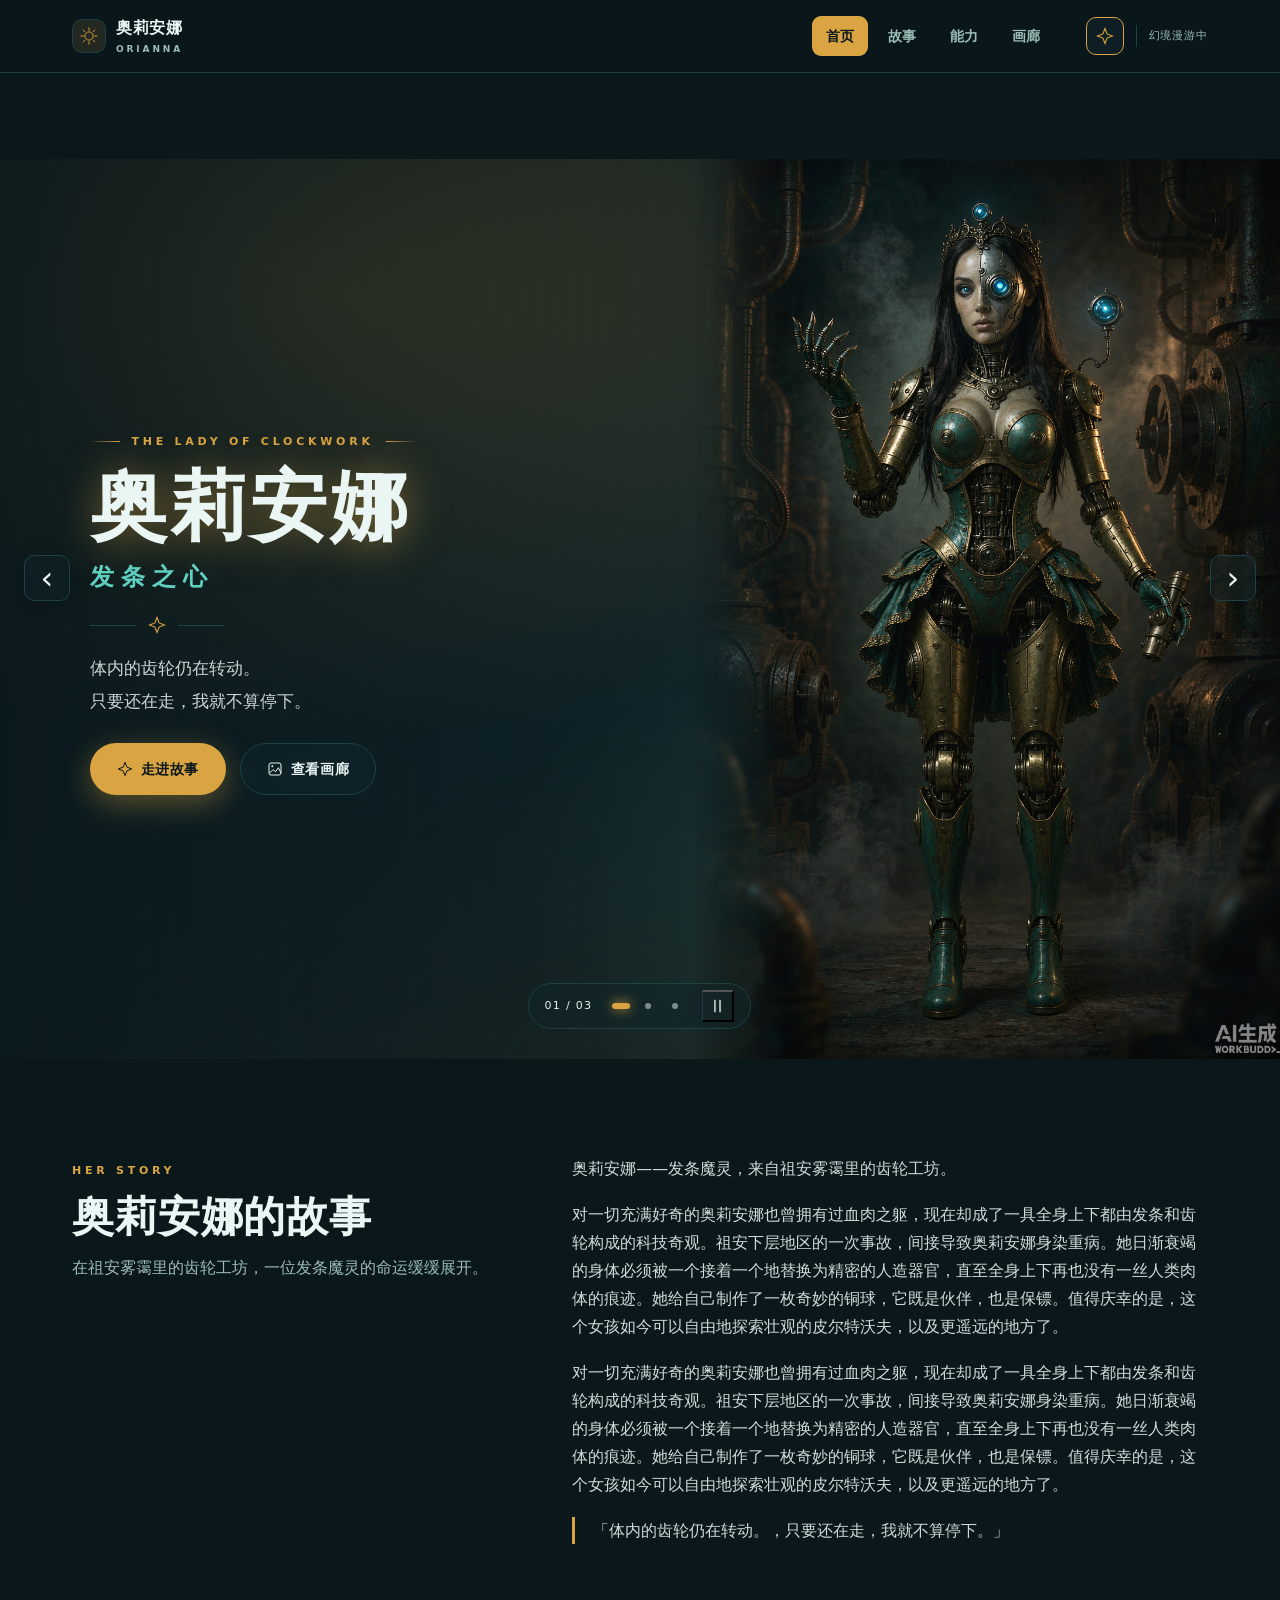
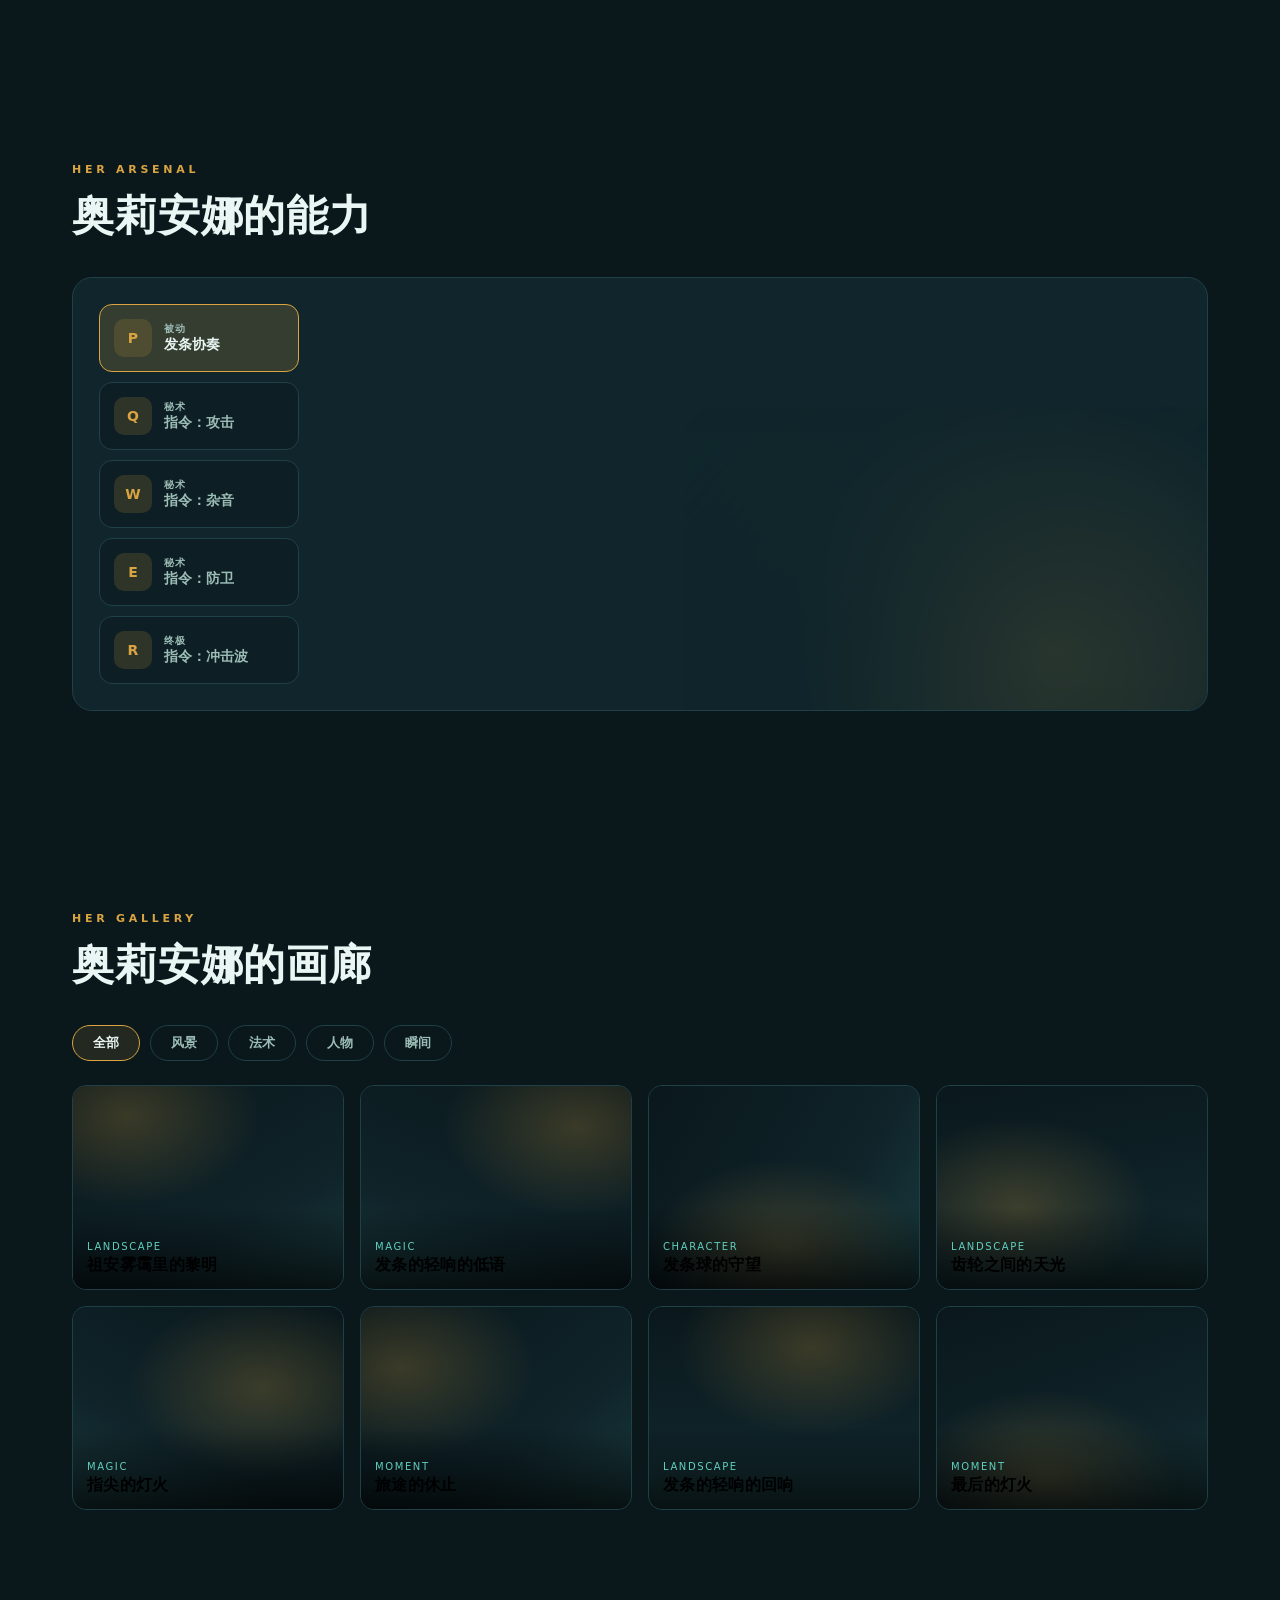
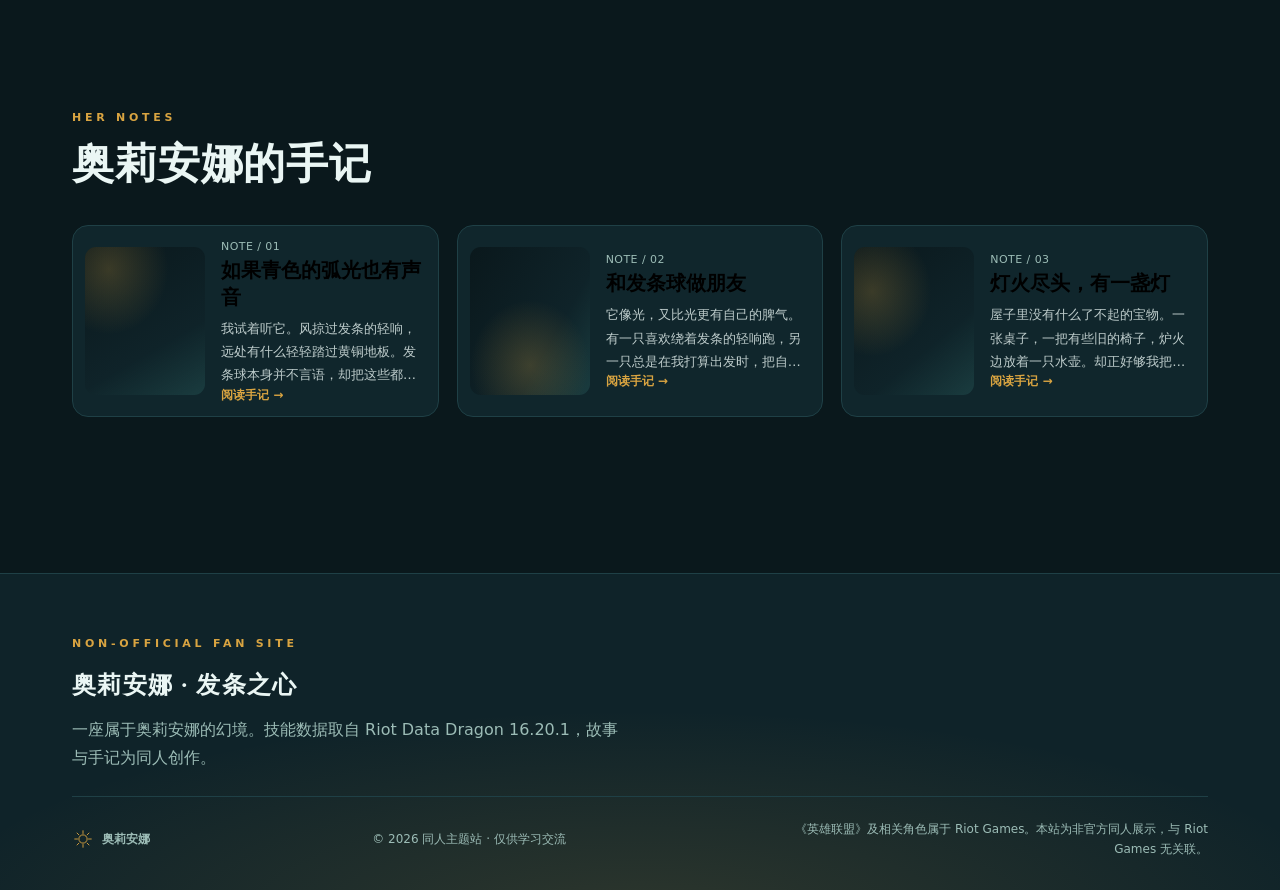
<file: index.html>
<!doctype html>
<html lang="zh-CN">
<head>
  <meta charset="utf-8">
  <meta name="viewport" content="width=device-width, initial-scale=1">
  <meta name="theme-color" content="#0a181c">
  <meta name="description" content="奥莉安娜（发条魔灵）非官方同人主题站——在祖安雾霭里的齿轮工坊的幻境里，重温她的技能、故事与瞬间。">
  <title>奥莉安娜 · 发条之心</title>
  <link rel="icon" type="image/svg+xml" href="assets/favicon.svg">
  <link rel="stylesheet" href="styles.css">
  <script src="script.js" defer></script>
</head>
<body>
  <a class="skip-link" href="#main">跳到主要内容</a>
  <svg class="icon-library" aria-hidden="true" xmlns="http://www.w3.org/2000/svg">
    <symbol id="icon-sigil" viewBox="0 0 48 48"><circle cx="24" cy="24" r="9" fill="none" stroke="currentColor" stroke-width="2"/><g stroke="currentColor" stroke-width="2" stroke-linecap="round"><line x1="24" y1="6" x2="24" y2="12"/><line x1="24" y1="36" x2="24" y2="42"/><line x1="6" y1="24" x2="12" y2="24"/><line x1="36" y1="24" x2="42" y2="24"/><line x1="11" y1="11" x2="15" y2="15"/><line x1="33" y1="33" x2="37" y2="37"/><line x1="37" y1="11" x2="33" y2="15"/><line x1="15" y1="33" x2="11" y2="37"/></g></symbol>
    <symbol id="icon-star" viewBox="0 0 24 24"><path d="m12 2 2.8 7.2L22 12l-7.2 2.8L12 22l-2.8-7.2L2 12l7.2-2.8L12 2Z" fill="none" stroke="currentColor" stroke-width="1.5"/></symbol>
    <symbol id="icon-moon" viewBox="0 0 24 24"><path d="M20.8 14A9 9 0 0 1 10 3.2 9 9 0 1 0 20.8 14Z" fill="none" stroke="currentColor" stroke-width="1.5"/></symbol>
    <symbol id="icon-image" viewBox="0 0 24 24"><rect x="3" y="3" width="18" height="18" rx="3" fill="none" stroke="currentColor" stroke-width="1.5"/><circle cx="8" cy="8" r="1.5" fill="currentColor"/><path d="m4 18 5-5 4 3 4-6 4 8" fill="none" stroke="currentColor" stroke-width="1.5"/></symbol>
    <symbol id="icon-book" viewBox="0 0 24 24"><path d="M12 6C9 3 5 3 2 4v15c4-1 7 0 10 2 3-2 6-3 10-2V4c-3-1-7-1-10 2Zm0 0v15" fill="none" stroke="currentColor" stroke-width="1.5"/></symbol>
  </svg>

  <header class="site-header">
    <nav class="navigation" aria-label="主导航">
      <a class="brand" href="#home" aria-label="奥莉安娜首页"><span class="brand-mark"><svg><use href="#icon-sigil"/></svg></span><span>奥莉安娜<small>ORIANNA</small></span></a>
      <div class="nav-links" id="nav-menu">
        <a href="#home" class="active">首页</a><a href="#story-detail">故事</a><a href="#ability-detail">能力</a><a href="#gallery">画廊</a>
      </div>
      <div class="nav-tools"><button class="icon-button atmosphere-button" type="button" aria-label="关闭粒子效果" aria-pressed="true" title="粒子效果"><svg><use href="#icon-star"/></svg></button><span class="nav-divider"></span><span class="nav-note">幻境漫游中</span><button class="menu-toggle icon-button" type="button" aria-controls="nav-menu" aria-expanded="false" aria-label="打开导航菜单"><span></span><span></span></button></div>
    </nav>
  </header>

  <main id="main">
    <section id="home" class="hero" aria-labelledby="hero-title" aria-roledescription="轮播图">
      <div class="hero-slides"><div class="hero-track" id="hero-track">
        <div class="hero-image" data-label="主视觉" role="img" aria-label="主视觉：奥莉安娜的主题幻境" aria-hidden="true" style="background:radial-gradient(120% 90% at 25% 15%, #d9a44140 0%, transparent 55%), radial-gradient(90% 80% at 85% 80%, #5fd0c02e 0%, transparent 50%), linear-gradient(155deg, #0a181c 0%, #0f2329 55%, #d9a4411f 100%)"></div>
<div class="hero-image" data-label="幻境" role="img" aria-label="幻境：奥莉安娜的主题幻境" aria-hidden="true" style="background:radial-gradient(100% 100% at 80% 20%, #5fd0c033 0%, transparent 55%), linear-gradient(200deg, #0f2329 0%, #0a181c 60%, #d9a44122 100%)"></div>
<div class="hero-image" data-label="余光" role="img" aria-label="余光：奥莉安娜的主题幻境" aria-hidden="true" style="background:radial-gradient(110% 90% at 50% 90%, #d9a44133 0%, transparent 55%), linear-gradient(120deg, #0a181c 0%, #0f2329 70%, #5fd0c01f 100%)"></div>
      </div></div>
      <div class="hero-shade"></div><div class="particles" aria-hidden="true"></div>
      <div class="hero-portrait"><img src="assets/hero.png" alt="奥莉安娜（发条魔灵）角色形象插画" width="1024" height="1536" fetchpriority="high"></div>
      <button class="hero-arrow hero-previous icon-button" type="button" aria-label="上一张主视觉" aria-controls="hero-track" hidden>‹</button>
      <button class="hero-arrow hero-next icon-button" type="button" aria-label="下一张主视觉" aria-controls="hero-track" hidden>›</button>
      <div class="hero-content">
        <p class="eyebrow"><span></span> THE LADY OF CLOCKWORK <span></span></p>
        <h1 id="hero-title">奥莉安娜</h1>
        <p class="hero-subtitle">发条之心</p>
        <div class="ornament" aria-hidden="true"><i></i><svg><use href="#icon-star"/></svg><i></i></div>
        <p class="hero-description">体内的齿轮仍在转动。<br>只要还在走，我就不算停下。</p>
        <div class="hero-actions"><a class="button button-primary" href="#story-detail"><svg><use href="#icon-star"/></svg>走进故事</a><a class="button button-glass" href="#gallery"><svg><use href="#icon-image"/></svg>查看画廊</a></div>
      </div>
      <div class="hero-carousel-controls" role="group" aria-label="主视觉轮播控制" hidden>
        <span class="hero-slide-count" aria-hidden="true">01 / 03</span>
        <div class="hero-dots"><button type="button" class="hero-dot" data-hero-slide="0" aria-label="切换到第 1 张主视觉" aria-controls="hero-track" aria-pressed="true"></button><button type="button" class="hero-dot" data-hero-slide="1" aria-label="切换到第 2 张主视觉" aria-controls="hero-track" aria-pressed="false"></button><button type="button" class="hero-dot" data-hero-slide="2" aria-label="切换到第 3 张主视觉" aria-controls="hero-track" aria-pressed="false"></button></div>
        <button class="hero-play-toggle" type="button" aria-label="暂停自动轮播" aria-controls="hero-track" aria-pressed="false"><span aria-hidden="true">Ⅱ</span></button>
      </div>
      <span class="sr-only" id="hero-slide-status" role="status" aria-live="polite" aria-atomic="true"></span>
    </section>

    <section id="story-detail" class="story-section" aria-labelledby="story-title">
      <div class="story-inner">
        <div class="section-heading">
          <p class="eyebrow">HER STORY</p>
          <h2 id="story-title">奥莉安娜的故事</h2>
          <p class="section-intro">在祖安雾霭里的齿轮工坊，一位发条魔灵的命运缓缓展开。</p>
        </div>
        <div class="story-copy">
          <p class="story-description">奥莉安娜——发条魔灵，来自祖安雾霭里的齿轮工坊。</p><p>对一切充满好奇的奥莉安娜也曾拥有过血肉之躯，现在却成了一具全身上下都由发条和齿轮构成的科技奇观。祖安下层地区的一次事故，间接导致奥莉安娜身染重病。她日渐衰竭的身体必须被一个接着一个地替换为精密的人造器官，直至全身上下再也没有一丝人类肉体的痕迹。她给自己制作了一枚奇妙的铜球，它既是伙伴，也是保镖。值得庆幸的是，这个女孩如今可以自由地探索壮观的皮尔特沃夫，以及更遥远的地方了。</p><p>对一切充满好奇的奥莉安娜也曾拥有过血肉之躯，现在却成了一具全身上下都由发条和齿轮构成的科技奇观。祖安下层地区的一次事故，间接导致奥莉安娜身染重病。她日渐衰竭的身体必须被一个接着一个地替换为精密的人造器官，直至全身上下再也没有一丝人类肉体的痕迹。她给自己制作了一枚奇妙的铜球，它既是伙伴，也是保镖。值得庆幸的是，这个女孩如今可以自由地探索壮观的皮尔特沃夫，以及更遥远的地方了。</p><p class="story-quote">「体内的齿轮仍在转动。，只要还在走，我就不算停下。」</p>
        </div>
      </div>
    </section>

    <section id="ability-detail" class="abilities-section" aria-labelledby="ability-title">
      <div class="section-heading">
        <p class="eyebrow">HER ARSENAL</p>
        <h2 id="ability-title">奥莉安娜的能力</h2>
      </div>
      <div class="ability-panel">
        <div class="ability-tabs" role="tablist" aria-label="技能切换">
          <button id="tab-passive" role="tab" data-ability="passive" aria-selected="true" aria-controls="ability-content" tabindex="0"><span class="ability-badge">P</span><span><small>被动</small>发条协奏</span></button>
<button id="tab-q" role="tab" data-ability="q" aria-selected="false" aria-controls="ability-content" tabindex="-1"><span class="ability-badge">Q</span><span><small>秘术</small>指令：攻击</span></button>
<button id="tab-w" role="tab" data-ability="w" aria-selected="false" aria-controls="ability-content" tabindex="-1"><span class="ability-badge">W</span><span><small>秘术</small>指令：杂音</span></button>
<button id="tab-e" role="tab" data-ability="e" aria-selected="false" aria-controls="ability-content" tabindex="-1"><span class="ability-badge">E</span><span><small>秘术</small>指令：防卫</span></button>
<button id="tab-r" role="tab" data-ability="r" aria-selected="false" aria-controls="ability-content" tabindex="-1"><span class="ability-badge">R</span><span><small>终极</small>指令：冲击波</span></button>
        </div>
        <div class="ability-content" id="ability-content" role="tabpanel" tabindex="0" aria-labelledby="tab-passive">
          <p class="eyebrow" id="ability-label"></p>
          <h3 id="ability-name"></h3>
          <p id="ability-description"></p>
        </div>
        <div class="ability-art" aria-hidden="true"></div>
      </div>
    </section>

    <section id="gallery" class="gallery-section" aria-labelledby="gallery-title">
      <div class="section-heading">
        <p class="eyebrow">HER GALLERY</p>
        <h2 id="gallery-title">奥莉安娜的画廊</h2>
      </div>
      <div class="gallery-filters" role="group" aria-label="画廊分类筛选">
        <button type="button" data-filter="all" class="selected" aria-pressed="true">全部</button>
        <button type="button" data-filter="landscape" aria-pressed="false">风景</button>
        <button type="button" data-filter="magic" aria-pressed="false">法术</button>
        <button type="button" data-filter="character" aria-pressed="false">人物</button>
        <button type="button" data-filter="moment" aria-pressed="false">瞬间</button>
      </div>
      <div class="gallery-grid">
        <button class="gallery-item" data-category="landscape" data-scene="1" aria-label="查看：祖安雾霭里的黎明"><span class="gallery-art scene-1" aria-hidden="true"></span><span class="gallery-caption"><small>LANDSCAPE</small><strong>祖安雾霭里的黎明</strong></span></button>
<button class="gallery-item" data-category="magic" data-scene="2" aria-label="查看：发条的轻响的低语"><span class="gallery-art scene-2" aria-hidden="true"></span><span class="gallery-caption"><small>MAGIC</small><strong>发条的轻响的低语</strong></span></button>
<button class="gallery-item" data-category="character" data-scene="3" aria-label="查看：发条球的守望"><span class="gallery-art scene-3" aria-hidden="true"></span><span class="gallery-caption"><small>CHARACTER</small><strong>发条球的守望</strong></span></button>
<button class="gallery-item" data-category="landscape" data-scene="4" aria-label="查看：齿轮之间的天光"><span class="gallery-art scene-4" aria-hidden="true"></span><span class="gallery-caption"><small>LANDSCAPE</small><strong>齿轮之间的天光</strong></span></button>
<button class="gallery-item" data-category="magic" data-scene="5" aria-label="查看：指尖的灯火"><span class="gallery-art scene-5" aria-hidden="true"></span><span class="gallery-caption"><small>MAGIC</small><strong>指尖的灯火</strong></span></button>
<button class="gallery-item" data-category="moment" data-scene="6" aria-label="查看：旅途的休止"><span class="gallery-art scene-6" aria-hidden="true"></span><span class="gallery-caption"><small>MOMENT</small><strong>旅途的休止</strong></span></button>
<button class="gallery-item" data-category="landscape" data-scene="7" aria-label="查看：发条的轻响的回响"><span class="gallery-art scene-7" aria-hidden="true"></span><span class="gallery-caption"><small>LANDSCAPE</small><strong>发条的轻响的回响</strong></span></button>
<button class="gallery-item" data-category="moment" data-scene="8" aria-label="查看：最后的灯火"><span class="gallery-art scene-8" aria-hidden="true"></span><span class="gallery-caption"><small>MOMENT</small><strong>最后的灯火</strong></span></button>
      </div>
    </section>

    <section id="journal" class="journal-section" aria-labelledby="journal-title">
      <div class="section-heading">
        <p class="eyebrow">HER NOTES</p>
        <h2 id="journal-title">奥莉安娜的手记</h2>
      </div>
      <div class="journal-list">
        <button class="journal-card" data-article="0" aria-label="阅读：如果青色的弧光也有声音"><span class="journal-art scene-1" aria-hidden="true"></span><span class="journal-copy"><span class="journal-meta">NOTE / 01</span><strong>如果青色的弧光也有声音</strong><span class="journal-excerpt">我试着听它。风掠过发条的轻响，远处有什么轻轻踏过黄铜地板。发条球本身并不言语，却把这些都收进了夜色。</span><span class="read-label">阅读手记 →</span></span></button>
<button class="journal-card" data-article="1" aria-label="阅读：和发条球做朋友"><span class="journal-art scene-3" aria-hidden="true"></span><span class="journal-copy"><span class="journal-meta">NOTE / 02</span><strong>和发条球做朋友</strong><span class="journal-excerpt">它像光，又比光更有自己的脾气。有一只喜欢绕着发条的轻响跑，另一只总是在我打算出发时，把自己团成一小团。我分不清那是不是休息，但我决定尊重它的安排。</span><span class="read-label">阅读手记 →</span></span></button>
<button class="journal-card" data-article="2" aria-label="阅读：灯火尽头，有一盏灯"><span class="journal-art scene-6" aria-hidden="true"></span><span class="journal-copy"><span class="journal-meta">NOTE / 03</span><strong>灯火尽头，有一盏灯</strong><span class="journal-excerpt">屋子里没有什么了不起的宝物。一张桌子，一把有些旧的椅子，炉火边放着一只水壶。却正好够我把斗篷晾开，把发条的轻响摊在桌上，让赶了一天路的手指慢慢暖起来。</span><span class="read-label">阅读手记 →</span></span></button>
      </div>
    </section>
  </main>

  <footer class="site-footer">
    <div class="footer-glow" aria-hidden="true"></div>
    <div class="footer-content">
      <p class="eyebrow">NON-OFFICIAL FAN SITE</p>
      <h2>奥莉安娜 · 发条之心</h2>
      <p>一座属于奥莉安娜的幻境。技能数据取自 Riot Data Dragon 16.20.1，故事与手记为同人创作。</p>
      <div class="footer-bottom">
        <p class="footer-brand"><svg class="footer-mark"><use href="#icon-sigil"/></svg> 奥莉安娜</p>
        <p>© <span id="copyright-year">2026</span> 同人主题站 · 仅供学习交流</p>
        <p class="legal-note">《英雄联盟》及相关角色属于 Riot Games。本站为非官方同人展示，与 Riot Games 无关联。</p>
      </div>
    </div>
  </footer>

  <dialog class="lightbox" id="gallery-dialog" aria-label="画廊大图">
    <button class="dialog-close icon-button" type="button" aria-label="关闭大图">×</button>
    <div class="lightbox-image" id="lightbox-image" role="img" aria-label=""></div>
    <div class="lightbox-bottom">
      <h2 id="lightbox-title"></h2>
      <div class="lightbox-nav">
        <button class="icon-button" id="gallery-prev" type="button" aria-label="上一张">‹</button>
        <span id="lightbox-counter"></span>
        <button class="icon-button" id="gallery-next" type="button" aria-label="下一张">›</button>
      </div>
    </div>
  </dialog>

  <dialog class="article" id="article-dialog" aria-label="手记阅读">
    <button class="dialog-close icon-button" type="button" aria-label="关闭手记">×</button>
    <div class="article-cover" id="article-cover"></div>
    <div class="article-body">
      <h2 id="article-title"></h2>
      <div id="article-content"></div>
    </div>
  </dialog>
</body>
</html>
</file>
<file: styles.css>
/* ====== 奥莉安娜 · 主题变量 ====== */
:root{
  --bg:#0a181c; --bg-2:#0f2329; --panel:#10262c;
  --primary:#d9a441; --primary-2:#b9842f; --accent:#5fd0c0;
  --text:#eaf6f4; --muted:#9cbcb6; --line:#1f4046; --flake:#f0cd7a;
  --sans:"PingFang SC","Microsoft YaHei","Hiragino Sans GB",system-ui,-apple-system,"Segoe UI",Roboto,sans-serif;
  --serif:"Songti SC","SimSun",Georgia,"Times New Roman",serif;
}
*{box-sizing:border-box;margin:0;padding:0}
html{scroll-behavior:smooth;scroll-padding-top:84px}
body{background:var(--bg);color:var(--text);font-family:var(--sans);line-height:1.75;-webkit-font-smoothing:antialiased;overflow-x:hidden}
a{color:inherit;text-decoration:none}
img{max-width:100%;display:block}
.sr-only{position:absolute;width:1px;height:1px;padding:0;margin:-1px;overflow:hidden;clip-path:inset(50%);white-space:nowrap;border:0}
.skip-link{position:fixed;left:14px;top:-60px;z-index:60;background:var(--primary);color:var(--bg);padding:9px 16px;border-radius:8px;font-weight:700;transition:top .25s}
.skip-link:focus{top:14px}
:focus-visible{outline:2px solid var(--accent);outline-offset:3px;border-radius:4px}

/* ====== header / nav ====== */
.site-header{position:fixed;inset:0 0 auto;z-index:50;backdrop-filter:blur(14px);background:color-mix(in srgb,var(--bg) 72%,transparent);border-bottom:1px solid var(--line)}
.navigation{max-width:1180px;margin:0 auto;display:flex;align-items:center;gap:18px;padding:14px 22px}
.brand{display:flex;align-items:center;gap:10px;font-weight:800;letter-spacing:.04em}
.brand-mark{width:34px;height:34px;display:grid;place-items:center;color:var(--primary);border:1px solid var(--line);border-radius:10px;background:color-mix(in srgb,var(--primary) 12%,transparent)}
.brand-mark svg{width:22px;height:22px}
.brand small{display:block;font-size:9px;letter-spacing:.32em;color:var(--muted);font-weight:600}
.nav-links{display:flex;gap:6px;margin-left:auto}
.nav-links a{padding:8px 14px;border-radius:9px;color:var(--muted);font-size:14px;font-weight:600;transition:.2s}
.nav-links a:hover{color:var(--text);background:color-mix(in srgb,var(--primary) 12%,transparent)}
.nav-links a.active{color:var(--bg);background:var(--primary)}
.nav-tools{display:flex;align-items:center;gap:12px;margin-left:14px}
.nav-divider{width:1px;height:22px;background:var(--line)}
.nav-note{font-size:11px;color:var(--muted);letter-spacing:.08em}
.icon-button{display:grid;place-items:center;width:38px;height:38px;border-radius:10px;border:1px solid var(--line);background:color-mix(in srgb,var(--panel) 60%,transparent);color:var(--text);cursor:pointer;transition:.2s}
.icon-button:hover{border-color:var(--primary);color:var(--primary)}
.icon-button svg{width:18px;height:18px;fill:currentColor}
.atmosphere-button[aria-pressed="true"]{color:var(--primary);border-color:var(--primary)}
.menu-toggle{display:none;flex-direction:column;gap:4px}
.menu-toggle span{width:18px;height:2px;background:currentColor;border-radius:2px}
@media(max-width:760px){.nav-links{position:fixed;inset:64px 14px auto;flex-direction:column;background:var(--bg-2);border:1px solid var(--line);border-radius:14px;padding:10px;gap:4px;display:none}
.nav-links.open{display:flex}
.nav-links a{padding:12px 14px}
.menu-toggle{display:flex}
.nav-note{display:none}}

/* ====== hero ====== */
.hero{position:relative;height:100svh;min-height:640px;display:flex;align-items:center;overflow:hidden}
.hero-slides{position:absolute;inset:0;z-index:-4;overflow:hidden}
.hero-portrait{position:absolute;top:0;right:0;bottom:0;width:min(46vw,660px);z-index:-3;pointer-events:none}
.hero-portrait img{width:100%;height:100%;object-fit:cover;object-position:50% 16%;display:block;-webkit-mask-image:linear-gradient(90deg,transparent 0,#000 16%);mask-image:linear-gradient(90deg,transparent 0,#000 16%);filter:drop-shadow(0 0 60px color-mix(in srgb,var(--primary) 26%,transparent))}
.hero-track{display:flex;width:100%;height:100%;will-change:transform}
.hero-track.is-ready{transition:transform .8s cubic-bezier(.65,0,.35,1)}
.hero-track>.hero-image{flex:0 0 100%;width:100%;height:100%;min-width:0;background-size:cover;background-position:center}
.hero-shade{position:absolute;inset:0;z-index:-2;background:linear-gradient(90deg,color-mix(in srgb,var(--bg) 80%,transparent) 0%,color-mix(in srgb,var(--bg) 32%,transparent) 36%,transparent 60%)}
.particles{position:absolute;inset:0;z-index:-1;pointer-events:none;overflow:hidden}
.snowflake{position:absolute;top:-8%;width:6px;height:6px;border-radius:50%;background:var(--flake);opacity:.7;box-shadow:0 0 8px var(--flake);animation:fall linear infinite}
@keyframes fall{0%{transform:translateY(-10vh) translateX(0)}100%{transform:translateY(112vh) translateX(20px)}}
.hero-content{position:relative;z-index:3;width:min(560px,46vw);padding:110px 0;margin:0 0 0 7vw;text-align:left}
.eyebrow{display:inline-flex;align-items:center;gap:12px;font-size:11px;letter-spacing:.34em;color:var(--primary);font-weight:700}
.eyebrow span{width:30px;height:1px;background:linear-gradient(90deg,transparent,var(--primary))}
.eyebrow span:last-child{background:linear-gradient(90deg,var(--primary),transparent)}
.hero h1{font-family:var(--serif);font-size:clamp(56px,6vw,92px);line-height:1.06;margin:16px 0 8px;letter-spacing:.04em;text-shadow:0 4px 40px color-mix(in srgb,var(--primary) 50%,transparent)}
.hero-subtitle{font-size:24px;color:var(--accent);letter-spacing:.3em;font-weight:600}
.ornament{display:flex;align-items:center;gap:12px;margin:18px 0}
.ornament i{width:46px;height:1px;background:var(--line)}
.ornament svg{width:18px;height:18px;color:var(--primary);fill:none;stroke:var(--primary);stroke-width:1.4}
.hero-description{font-size:17px;color:color-mix(in srgb,var(--text) 86%,transparent);line-height:1.9}
.hero-actions{display:flex;gap:14px;margin-top:26px;flex-wrap:wrap}
.button{display:inline-flex;align-items:center;gap:8px;padding:13px 26px;border-radius:30px;font-weight:700;font-size:14px;letter-spacing:.04em;transition:.2s;border:1px solid transparent}
.button svg{width:16px;height:16px;fill:currentColor}
.button-primary{background:var(--primary);color:var(--bg);box-shadow:0 8px 30px color-mix(in srgb,var(--primary) 40%,transparent)}
.button-primary:hover{transform:translateY(-2px);box-shadow:0 12px 38px color-mix(in srgb,var(--primary) 55%,transparent)}
.button-glass{background:color-mix(in srgb,var(--panel) 55%,transparent);border-color:var(--line);color:var(--text);backdrop-filter:blur(8px)}
.button-glass:hover{border-color:var(--primary);color:var(--primary)}
.hero-arrow{position:absolute;top:44%;z-index:4;width:46px;height:46px;background:color-mix(in srgb,var(--panel) 40%,transparent);border-color:var(--line);backdrop-filter:blur(15px);font:32px/1 var(--sans);box-shadow:0 4px 25px rgba(0,0,0,.25)}
.hero-previous{left:24px}.hero-next{right:24px}
.hero-arrow[aria-disabled="true"]{opacity:.55}
.hero-carousel-controls{position:absolute;left:50%;bottom:30px;transform:translateX(-50%);z-index:4;display:flex;align-items:center;gap:16px;border:1px solid var(--line);border-radius:30px;padding:6px 16px;background:color-mix(in srgb,var(--panel) 45%,transparent);backdrop-filter:blur(16px)}
.hero-slide-count{font-size:11px;letter-spacing:.12em;color:var(--text);white-space:nowrap}
.hero-dots{display:flex;gap:3px;align-items:center}
.hero-dot{position:relative;display:block;width:24px;height:30px;background:transparent;padding:0;border:0;cursor:pointer}
.hero-dot:after{content:"";position:absolute;left:50%;top:50%;width:6px;height:6px;border-radius:6px;background:color-mix(in srgb,var(--text) 50%,transparent);transform:translate(-50%,-50%);transition:.3s}
.hero-dot[aria-pressed="true"]:after{width:18px;background:var(--primary);box-shadow:0 0 12px var(--primary)}
.hero-play-toggle{display:grid;place-items:center;width:32px;height:32px;border-left:1px solid var(--line);background:none;padding:0;color:var(--text);font-size:17px;cursor:pointer}
.hero-dot[aria-disabled="true"]{cursor:default}

/* ====== sections ====== */
.story-section,.abilities-section,.gallery-section,.journal-section{padding:96px 22px;max-width:1180px;margin:0 auto}
.section-heading{margin-bottom:34px}
.section-heading h2{font-family:var(--serif);font-size:42px;line-height:1.25;margin-top:8px;letter-spacing:.02em}
.section-intro{color:var(--muted);max-width:620px;margin-top:10px}
.story-inner{display:grid;grid-template-columns:1fr 1.4fr;gap:46px;align-items:start}
.story-copy p{margin-bottom:18px;font-size:16px;color:color-mix(in srgb,var(--text) 88%,transparent)}
.story-quote{font-family:var(--serif);font-size:22px;color:var(--primary);border-left:3px solid var(--primary);padding-left:18px;line-height:1.7}
@media(max-width:860px){.hero{align-items:flex-end;min-height:600px}.hero-portrait{width:100%;left:0;right:auto;opacity:.62}.hero-portrait img{object-position:50% 12%;-webkit-mask-image:linear-gradient(180deg,#000 0 32%,transparent 74%);mask-image:linear-gradient(180deg,#000 0 32%,transparent 74%);filter:none}.hero-content{width:100%;max-width:640px;margin:0 auto;padding:0 22px 118px;text-align:center}.ornament{justify-content:center}.hero-actions{justify-content:center}.hero-shade{background:linear-gradient(180deg,rgba(0,0,0,.18) 0%,transparent 30%,transparent 46%,color-mix(in srgb,var(--bg) 94%,transparent) 100%)}}
@media(max-width:760px){.story-inner{grid-template-columns:1fr;gap:24px}.section-heading h2{font-size:32px}.hero-subtitle{font-size:18px}}

/* ====== abilities ====== */
.ability-panel{display:grid;grid-template-columns:200px 1fr;gap:26px;background:var(--panel);border:1px solid var(--line);border-radius:20px;padding:26px;position:relative;overflow:hidden;min-height:420px}
.ability-tabs{display:flex;flex-direction:column;gap:10px}
.ability-tabs button{display:flex;align-items:center;gap:12px;padding:14px;border-radius:13px;border:1px solid var(--line);background:color-mix(in srgb,var(--bg) 50%,transparent);color:var(--muted);cursor:pointer;text-align:left;transition:.2s;font-family:inherit}
.ability-tabs button:hover{border-color:var(--primary);color:var(--text)}
.ability-tabs button[aria-selected="true"]{background:color-mix(in srgb,var(--primary) 18%,transparent);border-color:var(--primary);color:var(--text)}
.ability-badge{flex:0 0 38px;width:38px;height:38px;display:grid;place-items:center;border-radius:10px;background:color-mix(in srgb,var(--primary) 16%,transparent);color:var(--primary);font-weight:800;font-size:15px}
.ability-tabs button small{display:block;font-size:10px;letter-spacing:.12em;color:var(--muted)}
.ability-tabs button span{font-weight:700;font-size:14px}
.ability-content{padding:6px 4px}
.ability-content .eyebrow{margin-bottom:8px}
.ability-content h3{font-family:var(--serif);font-size:34px;margin-bottom:14px}
.ability-content>p:not(.eyebrow){font-size:16px;color:color-mix(in srgb,var(--text) 86%,transparent);line-height:1.9}
.ability-art{position:absolute;right:0;bottom:0;width:46%;height:70%;opacity:.16;background:radial-gradient(80% 80% at 50% 30%, #d9a44140 0%, transparent 60%), linear-gradient(160deg, #0f2329 0%, #0a181c 100%);border-radius:0 0 20px 0;mask-image:linear-gradient(135deg,transparent,#000);pointer-events:none}
.ability-art:before{content:"";position:absolute;inset:0;background:radial-gradient(circle at 70% 80%,var(--primary) 0,transparent 60%)}
@media(max-width:760px){.ability-panel{grid-template-columns:1fr;min-height:auto}.ability-tabs{flex-direction:row;flex-wrap:wrap}.ability-tabs button{flex:1 1 40%}.ability-art{display:none}}

/* ====== gallery ====== */
.gallery-filters{display:flex;gap:10px;flex-wrap:wrap;margin-bottom:24px}
.gallery-filters button{padding:8px 20px;border-radius:30px;border:1px solid var(--line);background:transparent;color:var(--muted);cursor:pointer;font-family:inherit;font-size:13px;font-weight:600;transition:.2s}
.gallery-filters button.selected,.gallery-filters button:hover{border-color:var(--primary);color:var(--text);background:color-mix(in srgb,var(--primary) 12%,transparent)}
.gallery-grid{display:grid;grid-template-columns:repeat(4,1fr);gap:16px}
.gallery-item{position:relative;border:1px solid var(--line);border-radius:14px;overflow:hidden;cursor:pointer;background:var(--bg-2);text-align:left;padding:0;font-family:inherit;transition:.2s}
.gallery-item:hover{transform:translateY(-4px);border-color:var(--primary);box-shadow:0 16px 40px rgba(0,0,0,.35)}
.gallery-art{display:block;aspect-ratio:4/3;width:100%}
.gallery-caption{position:absolute;left:0;right:0;bottom:0;padding:34px 14px 13px;background:linear-gradient(0deg,rgba(0,0,0,.7),transparent)}
.gallery-caption small{display:block;font-size:10px;letter-spacing:.16em;color:var(--accent)}
.gallery-caption strong{display:block;font-size:16px;letter-spacing:.02em;margin-top:3px}
@media(max-width:900px){.gallery-grid{grid-template-columns:repeat(2,1fr)}}
@media(max-width:420px){.gallery-grid{grid-template-columns:1fr}}

/* ====== journal ====== */
.journal-list{display:grid;grid-template-columns:repeat(3,1fr);gap:18px}
.journal-card{display:grid;grid-template-columns:120px 1fr;gap:16px;padding:12px;background:var(--panel);border:1px solid var(--line);border-radius:16px;align-items:center;min-height:170px;cursor:pointer;font-family:inherit;text-align:left;transition:.2s}
.journal-card:hover{border-color:var(--primary);transform:translateY(-3px)}
.journal-art{height:148px;border-radius:11px;background:radial-gradient(80% 80% at 50% 30%, #d9a44140 0%, transparent 60%), linear-gradient(160deg, #0f2329 0%, #0a181c 100%)}
.journal-copy strong{display:block;font-size:20px;margin:4px 0;font-family:var(--serif)}
.journal-meta{font-size:11px;color:var(--muted);letter-spacing:.04em}
.journal-excerpt{font-size:13px;color:color-mix(in srgb,var(--text) 80%,transparent);line-height:1.8;display:-webkit-box;-webkit-line-clamp:3;-webkit-box-orient:vertical;overflow:hidden;margin-top:6px}
.read-label{font-size:12px;color:var(--primary);margin-top:8px;font-weight:700}
@media(max-width:760px){.journal-list{grid-template-columns:1fr}.journal-card{min-height:auto}.journal-art{height:120px}}

/* ====== footer ====== */
.site-footer{margin-top:60px;position:relative;border-top:1px solid var(--line);background:var(--bg-2)}
.footer-glow{position:absolute;inset:0;overflow:hidden;pointer-events:none}
.footer-glow:after{content:"";position:absolute;bottom:-30px;left:0;width:100%;height:300px;background:radial-gradient(80% 100% at 50% 100%,color-mix(in srgb,var(--primary) 30%,transparent),transparent 70%);opacity:.5}
.footer-content{max-width:1180px;margin:0 auto;padding:54px 22px 30px;position:relative}
.footer-content h2{font-family:var(--serif);font-size:24px;margin:8px 0 10px;letter-spacing:.06em}
.footer-content>p:not(.eyebrow){color:var(--muted);max-width:560px}
.footer-bottom{display:flex;align-items:center;justify-content:space-between;gap:16px;flex-wrap:wrap;padding-top:22px;border-top:1px solid var(--line);margin-top:24px}
.footer-brand{display:flex;align-items:center;gap:8px;font-weight:800}
.footer-mark{width:22px;height:22px;color:var(--primary)}
.footer-bottom p{font-size:12px;color:var(--muted)}
.legal-note{text-align:right;font-size:11px;line-height:1.7;max-width:420px}

/* ====== dialogs ====== */
.lightbox,.article{position:fixed;inset:0;margin:auto;width:min(92vw,860px);height:fit-content;max-height:90vh;border:1px solid var(--line);border-radius:18px;background:var(--bg-2);color:var(--text);padding:0;overflow:hidden}
.lightbox[open],.article[open]{display:flex;flex-direction:column}
.lightbox::backdrop,.article::backdrop{background:rgba(2,4,12,.78);backdrop-filter:blur(6px)}
.dialog-close{position:absolute;top:12px;right:12px;z-index:5;font-size:22px;line-height:1;width:40px;height:40px}
.lightbox-image{width:100%;height:min(60svh,520px);background-size:cover!important;background-position:center!important}
.lightbox-bottom{padding:18px 22px;display:flex;align-items:center;justify-content:space-between;gap:14px}
.lightbox-bottom h2{font-family:var(--serif);font-size:22px}
.lightbox-nav{display:flex;align-items:center;gap:12px}
.lightbox-nav span{font-size:12px;color:var(--muted)}
.article-cover{height:200px;background:radial-gradient(80% 80% at 50% 30%, #d9a44140 0%, transparent 60%), linear-gradient(160deg, #0f2329 0%, #0a181c 100%)}
.article-body{padding:26px 28px 32px;overflow:auto}
.article-body h2{font-family:var(--serif);font-size:28px;margin-bottom:16px}
.article-body p{font-size:16px;line-height:1.95;margin-bottom:14px;color:color-mix(in srgb,var(--text) 90%,transparent)}
body.modal-open{overflow:hidden}
@media(max-width:760px){.lightbox-image{height:auto;aspect-ratio:4/3}.legal-note{text-align:left}}

/* ====== scene gradients ====== */
.scene-1{background:radial-gradient(90% 80% at 20% 15%, #d9a4413a 0%, transparent 55%), linear-gradient(150deg, #0a181c 0%, #0f2329 65%, #5fd0c022 100%)}
.scene-2{background:radial-gradient(90% 80% at 80% 20%, #d9a4413a 0%, transparent 55%), linear-gradient(200deg, #0a181c 0%, #0f2329 65%, #5fd0c022 100%)}
.scene-3{background:radial-gradient(90% 80% at 50% 80%, #d9a4413a 0%, transparent 55%), linear-gradient(120deg, #0a181c 0%, #0f2329 65%, #5fd0c022 100%)}
.scene-4{background:radial-gradient(90% 80% at 30% 60%, #d9a4413a 0%, transparent 55%), linear-gradient(170deg, #0a181c 0%, #0f2329 65%, #5fd0c022 100%)}
.scene-5{background:radial-gradient(90% 80% at 70% 40%, #d9a4413a 0%, transparent 55%), linear-gradient(210deg, #0a181c 0%, #0f2329 65%, #5fd0c022 100%)}
.scene-6{background:radial-gradient(90% 80% at 15% 30%, #d9a4413a 0%, transparent 55%), linear-gradient(140deg, #0a181c 0%, #0f2329 65%, #5fd0c022 100%)}
.scene-7{background:radial-gradient(90% 80% at 60% 20%, #d9a4413a 0%, transparent 55%), linear-gradient(180deg, #0a181c 0%, #0f2329 65%, #5fd0c022 100%)}
.scene-8{background:radial-gradient(90% 80% at 40% 85%, #d9a4413a 0%, transparent 55%), linear-gradient(160deg, #0a181c 0%, #0f2329 65%, #5fd0c022 100%)}

@media(prefers-reduced-motion:reduce){html{scroll-behavior:auto}*,*:before,*:after{animation:none!important;transition:none!important}.particles{display:none}}
</file>
